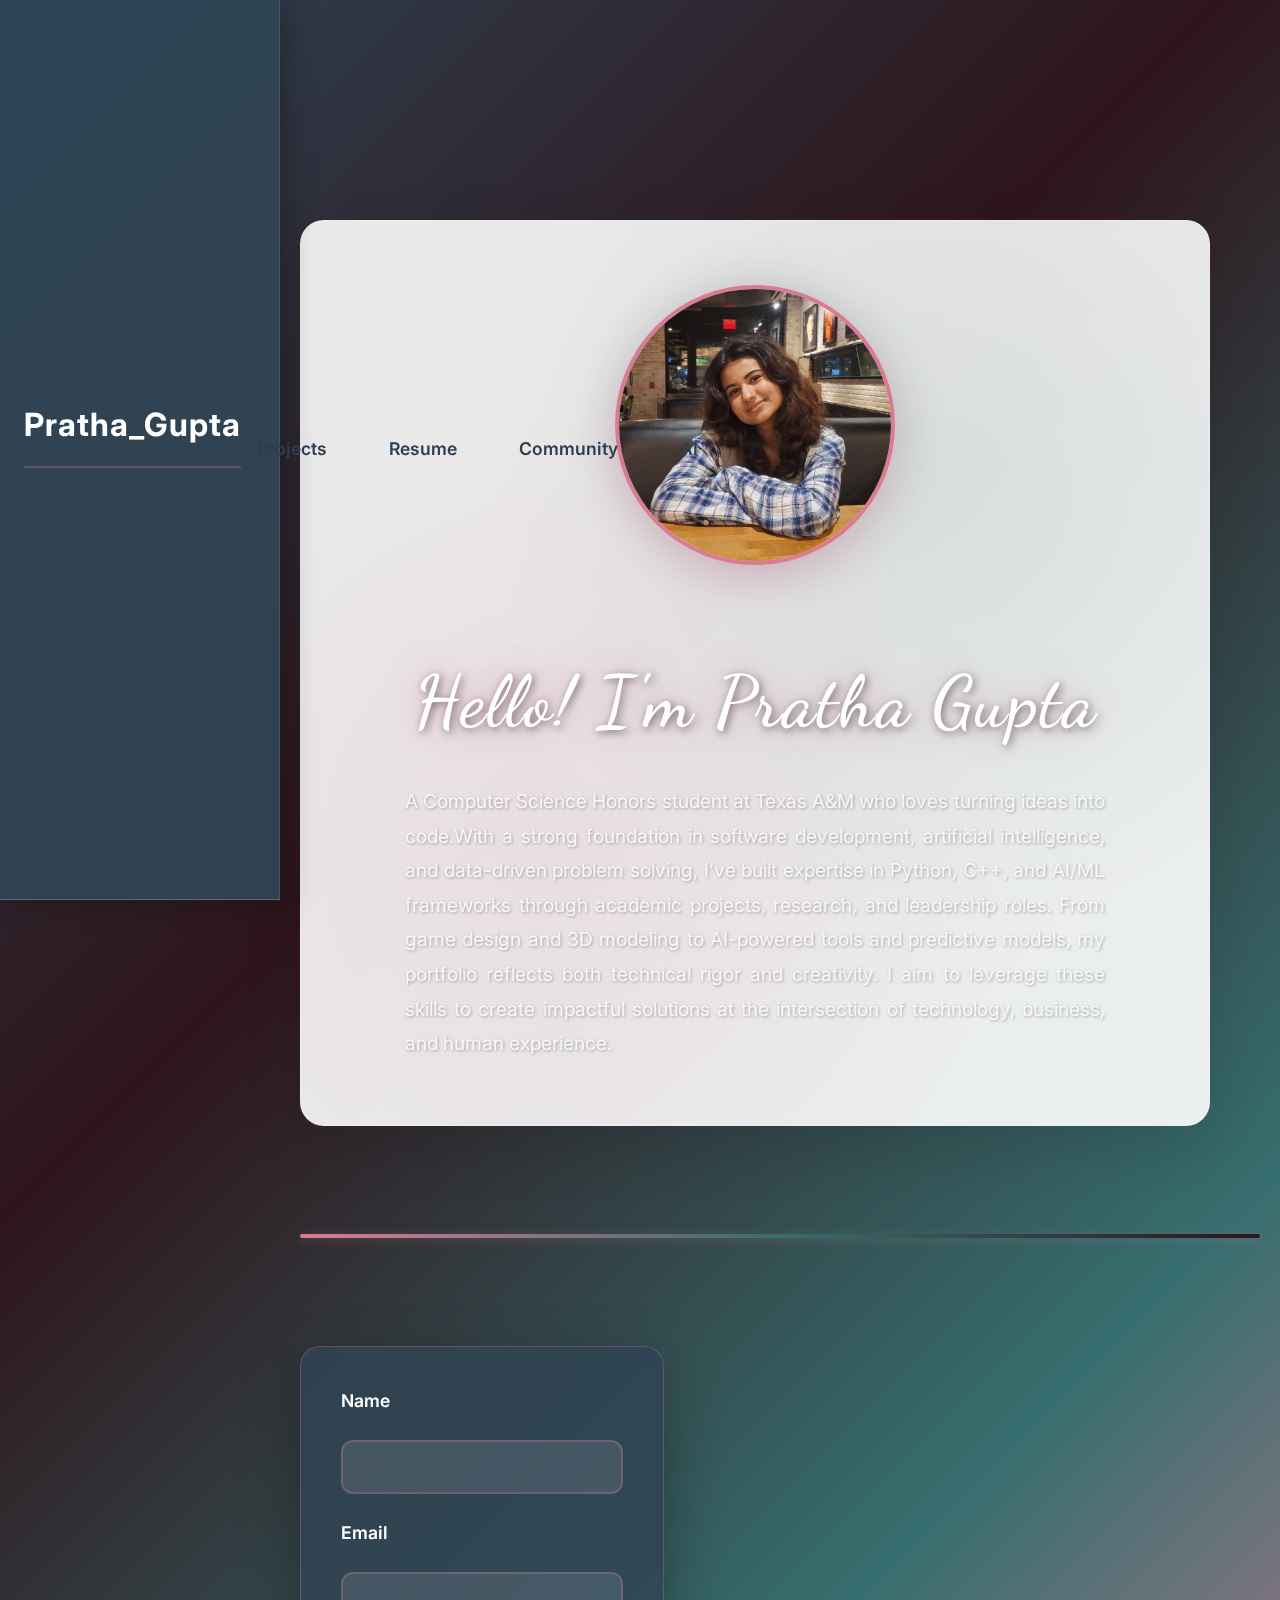
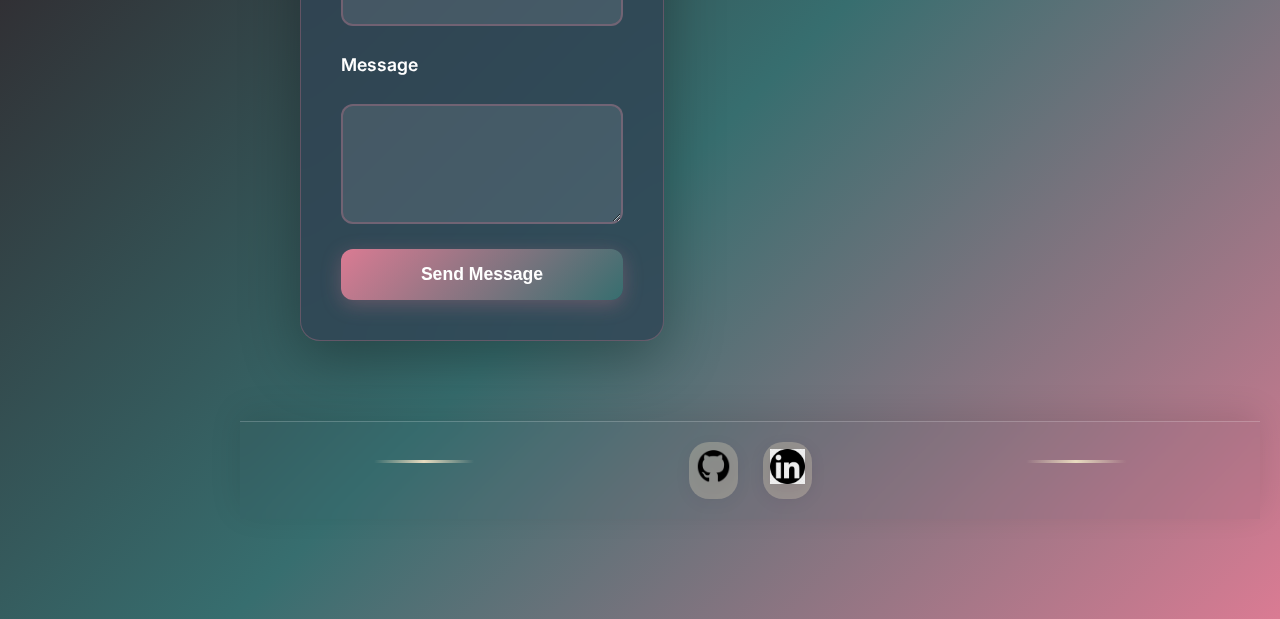
<file: index.html>
<!DOCTYPE html>
<html>
    <head>
        <link href="Style1.css" rel="stylesheet">
        <link href="Style2.css" rel="stylesheet">
    </head>
    
    <body> 
            <!--top bar-->
    <header>
        <h2 class="logo"><a href="index.html">Pratha_Gupta</a></h2>
        <nav>
            <ul>
                <li><a href="portfolio.html">Projects</a></li>
                <li><a href="qualifications.html">Resume</a></li>
                <li><a href="service.html">Community</a></li>
                <li><a href="genai.html">AI</a></li>
            </ul>
        </nav>
    </header>
    <hr>
    
    <!--part 2 content-->
    <section class="intro">
        <img src="homepage.jpg" style="width:250px; height:250px; border-radius:50%;" class="profile">
        <div class="intro_text">
        <h1>Hello! I'm Pratha Gupta</h1>
        <p>A Computer Science Honors student at Texas A&M who loves turning ideas into code.With a strong foundation in software development, artificial intelligence, and data-driven problem solving, I’ve built expertise in Python, C++, and AI/ML frameworks through academic projects, research, and leadership roles. From game design and 3D modeling to AI-powered tools and predictive models, my portfolio reflects both technical rigor and creativity. I aim to leverage these skills to create impactful solutions at the intersection of technology, business, and human experience. </p>
        </div>
    </section>
    <hr class="line">
    <!--contact box-->
    <!--
        <pre style="border: 2px solid black; padding: 5em;"><strong>Contact Me</strong>
        Email: pratha05@tamu.edu
        Phone Number: xxx-xxx-xxxx </pre>-->

    <section class = "contact">
    <form>
        <label for="name">Name</label>
        <input type="text" id="name">
        <label for="email">Email</label>
        <input type="email" id="email">

        <label for="message">Message</label>
        <textarea id="message"></textarea>
        <button type="submit">Send Message</button>
    </form>
    <hr>
    </section>
<!--socials-->
    <footer>
    <div class = "socials">
       <!-- <p style="text-align: left;"> pratha05@tamu.edu</p> -->
        <a href="https://github.com/pratha1/games" class="icon"><img src="github.png" alt="GitHub"></a>
            <!--style="width:40px; height:40px; border-radius:10%;"-->
        <a href="https://www.linkedin.com/in/pratha-05-gupta/" class="icon"><img src="linkdln.png"></a> 
            <!--style="width:60px; height:50px; border-radius:100%;"-->

    </div>
    </footer>
 </body>
</html>
</file>
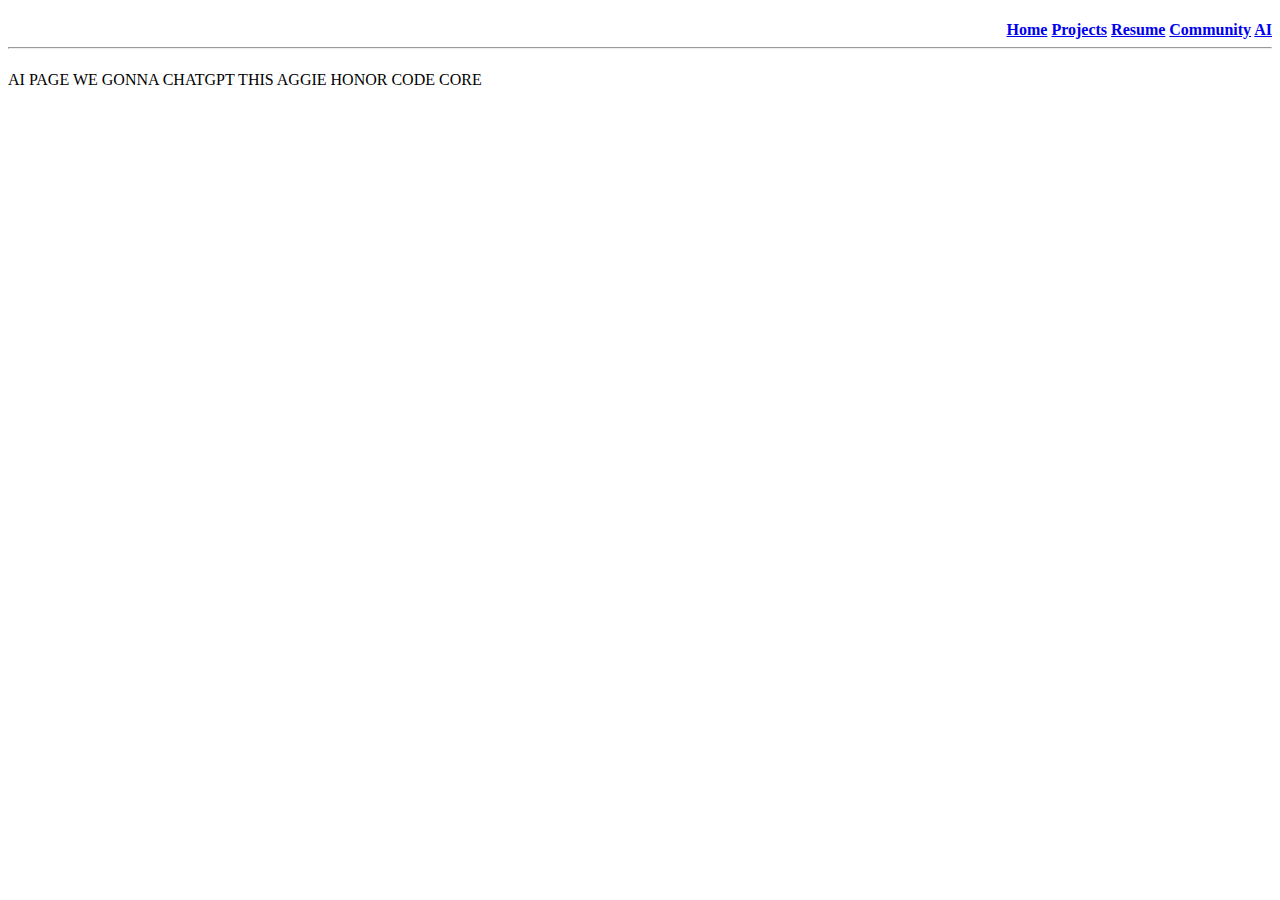
<file: genai.html>
<!DOCTYPE html>
<html>
    <h4 style="text-align: right;">
        <a href="index.html">Home</a>
        <a href="portfolio.html">Projects</a>
        <a href="qualifications.html">Resume</a>
        <a href="service.html">Community</a>
        <a href="genai.html">AI</a>
        <hr>
    </h4>
    <body>AI PAGE WE GONNA CHATGPT THIS AGGIE HONOR CODE CORE</body>
</file>
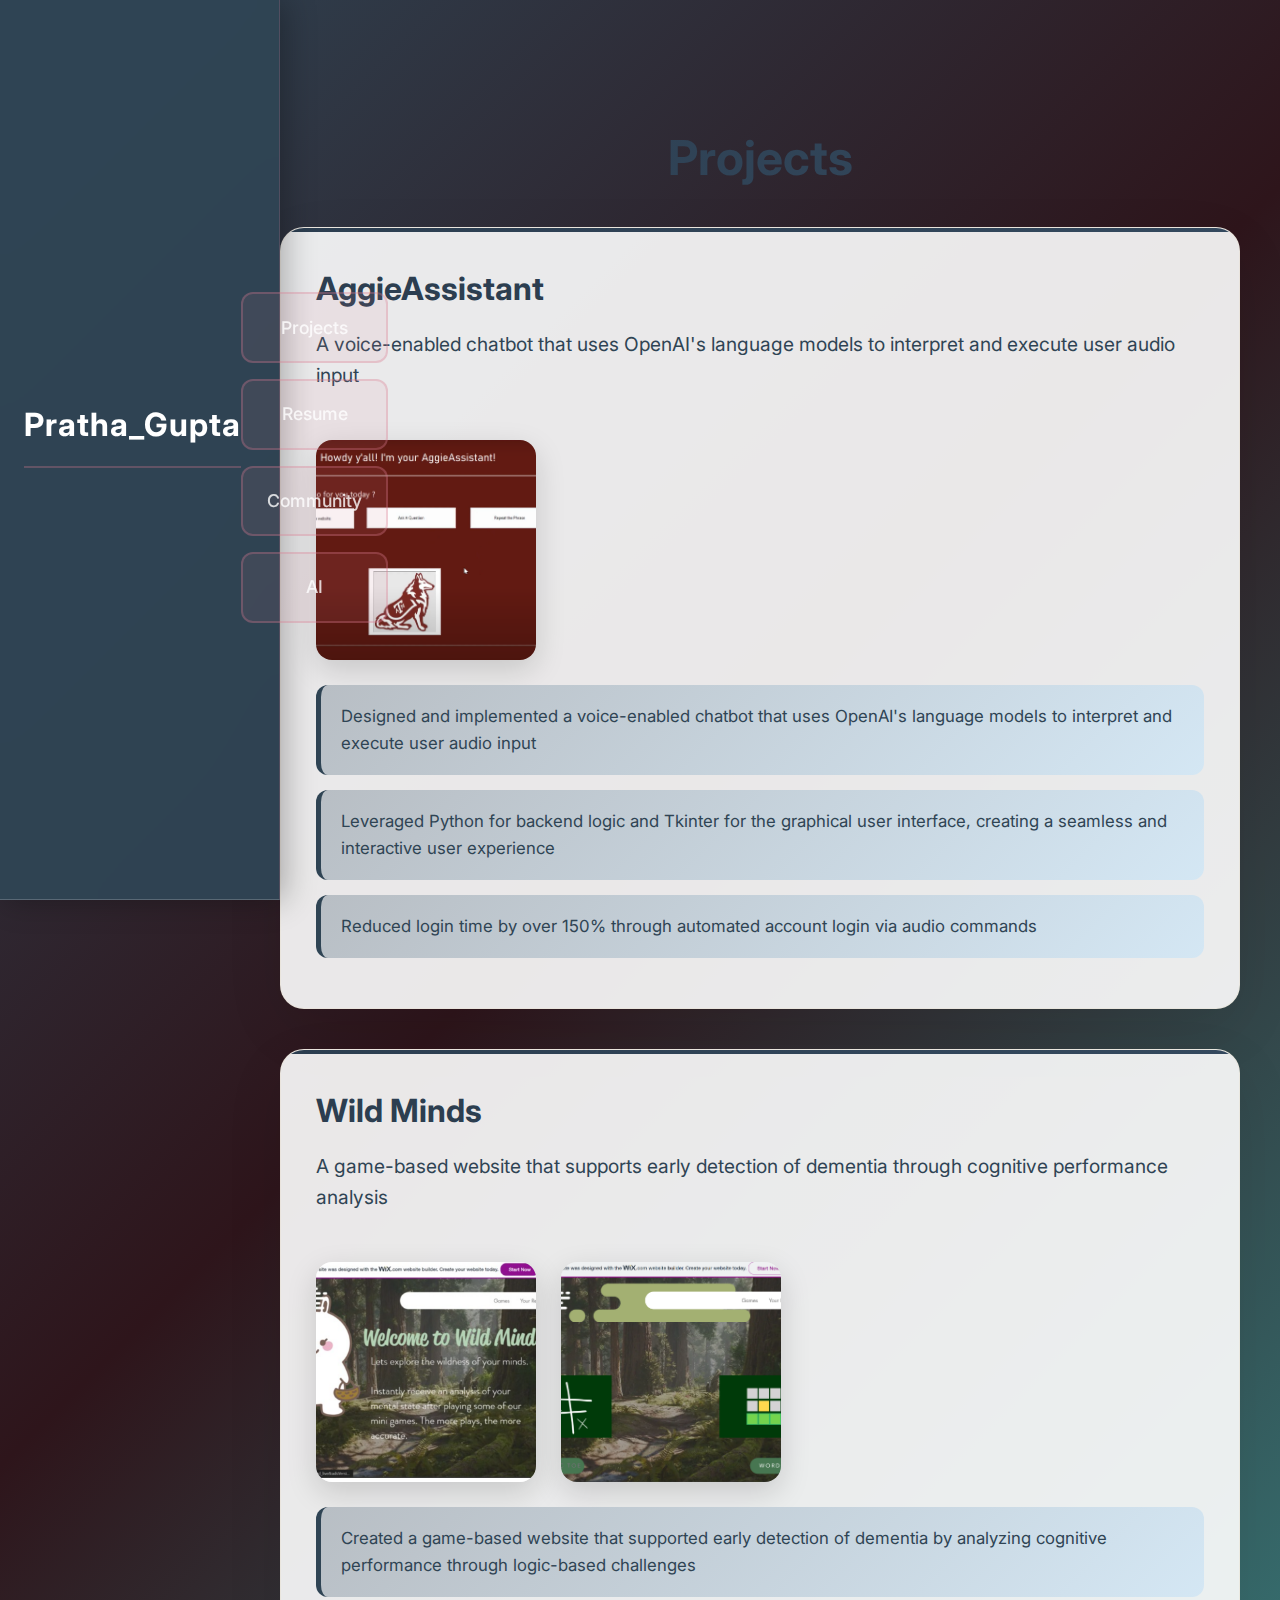
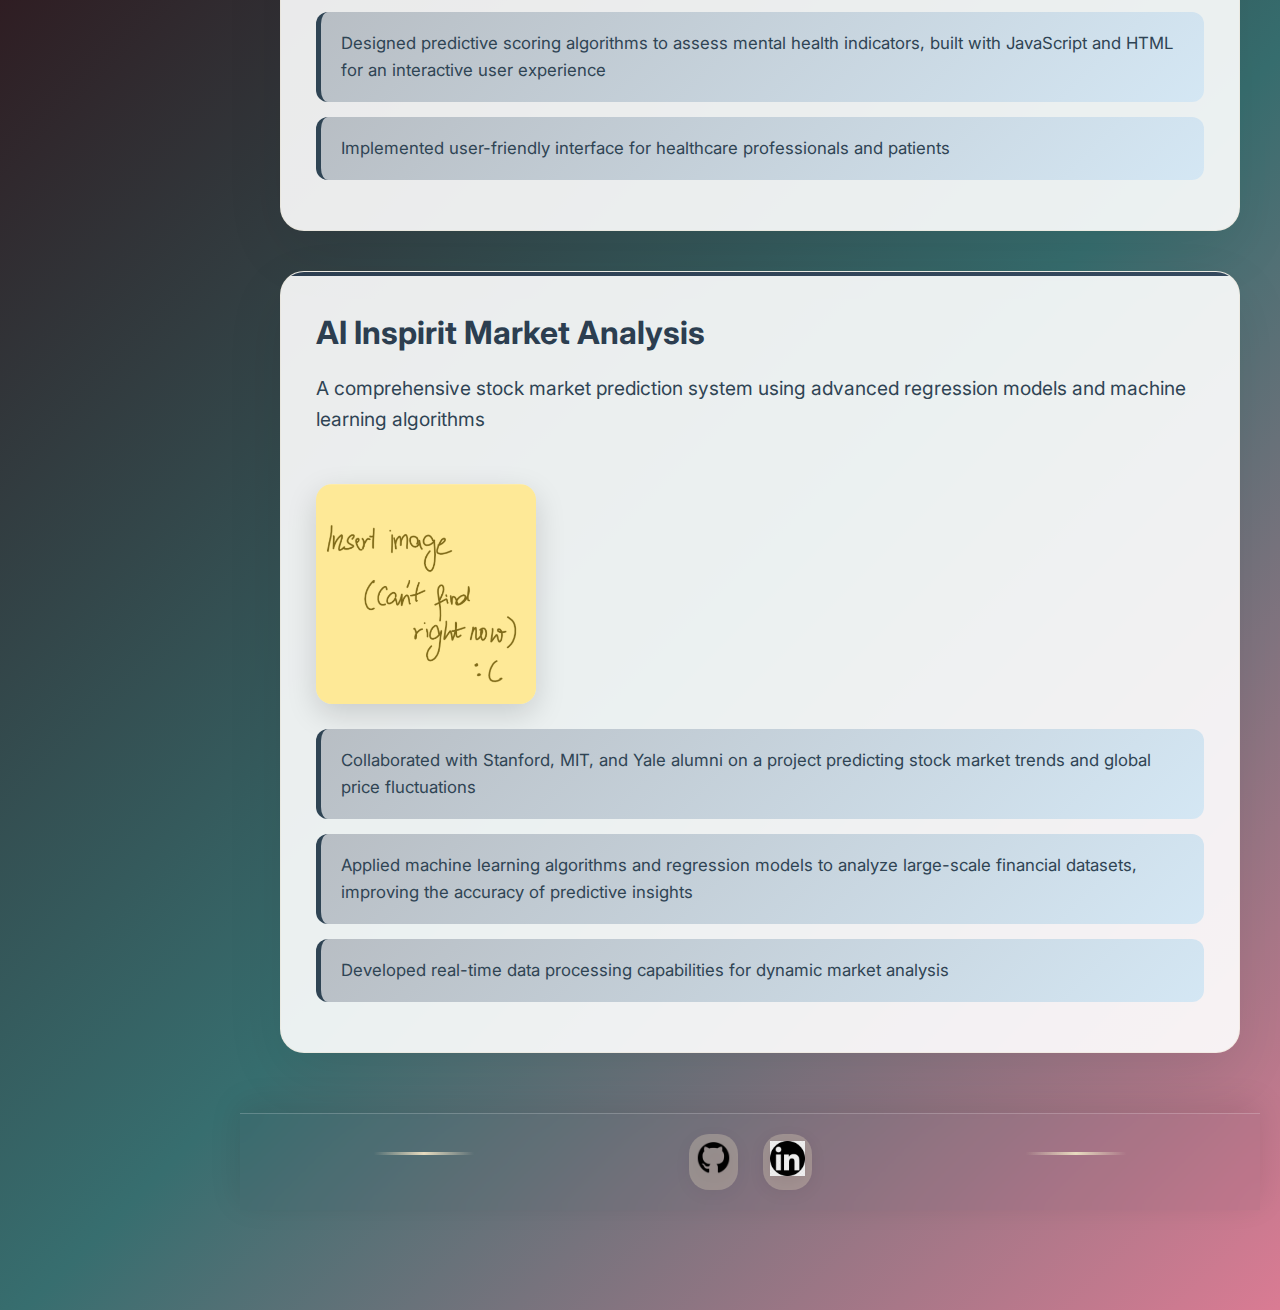
<file: portfolio.html>
<!DOCTYPE html>
<html>
    <head>
        <link href="Style1.css" rel="stylesheet">
        <link href="Style2.css" rel="stylesheet">
    </head>
    
    <body> 
            <!--top bar-->
    <header>
        <h2 class="logo"><a href="index.html">Pratha_Gupta</a></h2>
        <!--channge previous css as well
        <nav>
            <ul>
                <li><a href="portfolio.html">Projects</a></li>
                <li><a href="qualifications.html">Resume</a></li>
                <li><a href="service.html">Community</a></li>
                <li><a href="genai.html">AI</a></li>
            </ul>
        </nav>
    </header>
    <hr>-->
            <nav class="nav-boxes">
            <a href="portfolio.html" class="nav-box">Projects</a>
            <a href="qualifications.html" class="nav-box">Resume</a>
            <a href="service.html" class="nav-box">Community</a>
            <a href="genai.html" class="nav-box">AI</a>
        </nav>
    </header>
    <hr>
    

        <div class="projects-container">
            <h3>Projects</h3>
            
            <div class="project">
                <div class="project-header">
                    <div>
                        <div class="project-title">
                            <a href="https://github.com/pratha1/chatbot-based" target="_blank">AggieAssistant</a>
                        </div>
                        <div class="project-description">
                            A voice-enabled chatbot that uses OpenAI's language models to interpret and execute user audio input
                        </div>
                    </div>
                </div>
                
              
                <div class="project-media">
                    <img src="Aggie.png" alt="AggieAssistant Screenshot">
                    <iframe width="220" height="220" src="https://www.youtube.com/embed/4gsxLtXwWOw?start=154" title="AggieAssistant Demo" frameborder="0" allowfullscreen></iframe>
                </div>
                
                <ul class="project-features">
                    <li>Designed and implemented a voice-enabled chatbot that uses OpenAI's language models to interpret and execute user audio input</li>
                    <li>Leveraged Python for backend logic and Tkinter for the graphical user interface, creating a seamless and interactive user experience</li>
                    <li>Reduced login time by over 150% through automated account login via audio commands</li>
                </ul>
            </div>

            <div class="project">
                <div class="project-header">
                    <div>
                        <div class="project-title">
                            <a href="https://github.com/pratha1/wild-minds" target="_blank">Wild Minds</a>
                        </div>
                        <div class="project-description">
                            A game-based website that supports early detection of dementia through cognitive performance analysis
                        </div>
                    </div>
                </div>
                
                <div class="project-media">
                    <img src="wildmild2.png" alt="Wild Minds Interface">
                    <img src="wild minds.png" alt="Wild Minds Dashboard">
                </div>
                
                <ul class="project-features">
                    <li>Created a game-based website that supported early detection of dementia by analyzing cognitive performance through logic-based challenges</li>
                    <li>Designed predictive scoring algorithms to assess mental health indicators, built with JavaScript and HTML for an interactive user experience</li>
                    <li>Implemented user-friendly interface for healthcare professionals and patients</li>
                </ul>
            </div>

            <div class="project">
                <div class="project-header">
                    <div>
                        <div class="project-title">
                            <a href="https://github.com/pratha1/games" target="_blank">AI Inspirit Market Analysis</a>
                        </div>
                        <div class="project-description">
                            A comprehensive stock market prediction system using advanced regression models and machine learning algorithms
                        </div>
                    </div>
                </div>
                
                <div class="project-media">
                    <img src="AI.png" alt="AI Market Analysis Dashboard">
                </div>
                
                <ul class="project-features">
                    <li>Collaborated with Stanford, MIT, and Yale alumni on a project predicting stock market trends and global price fluctuations</li>
                    <li>Applied machine learning algorithms and regression models to analyze large-scale financial datasets, improving the accuracy of predictive insights</li>
                    <li>Developed real-time data processing capabilities for dynamic market analysis</li>
                </ul>
            </div>
        </div>

        <!-- Footer -->
        <footer>
            <div class="socials">
                <a href="https://github.com/pratha1/games" class="icon">
                    <img src="github.png" alt="GitHub">
                </a>
                <a href="https://www.linkedin.com/in/pratha-05-gupta/" class="icon">
                    <img src="linkdln.png" alt="LinkedIn">
                </a>
            </div>
        </footer>
    </body>
</html>
</file>
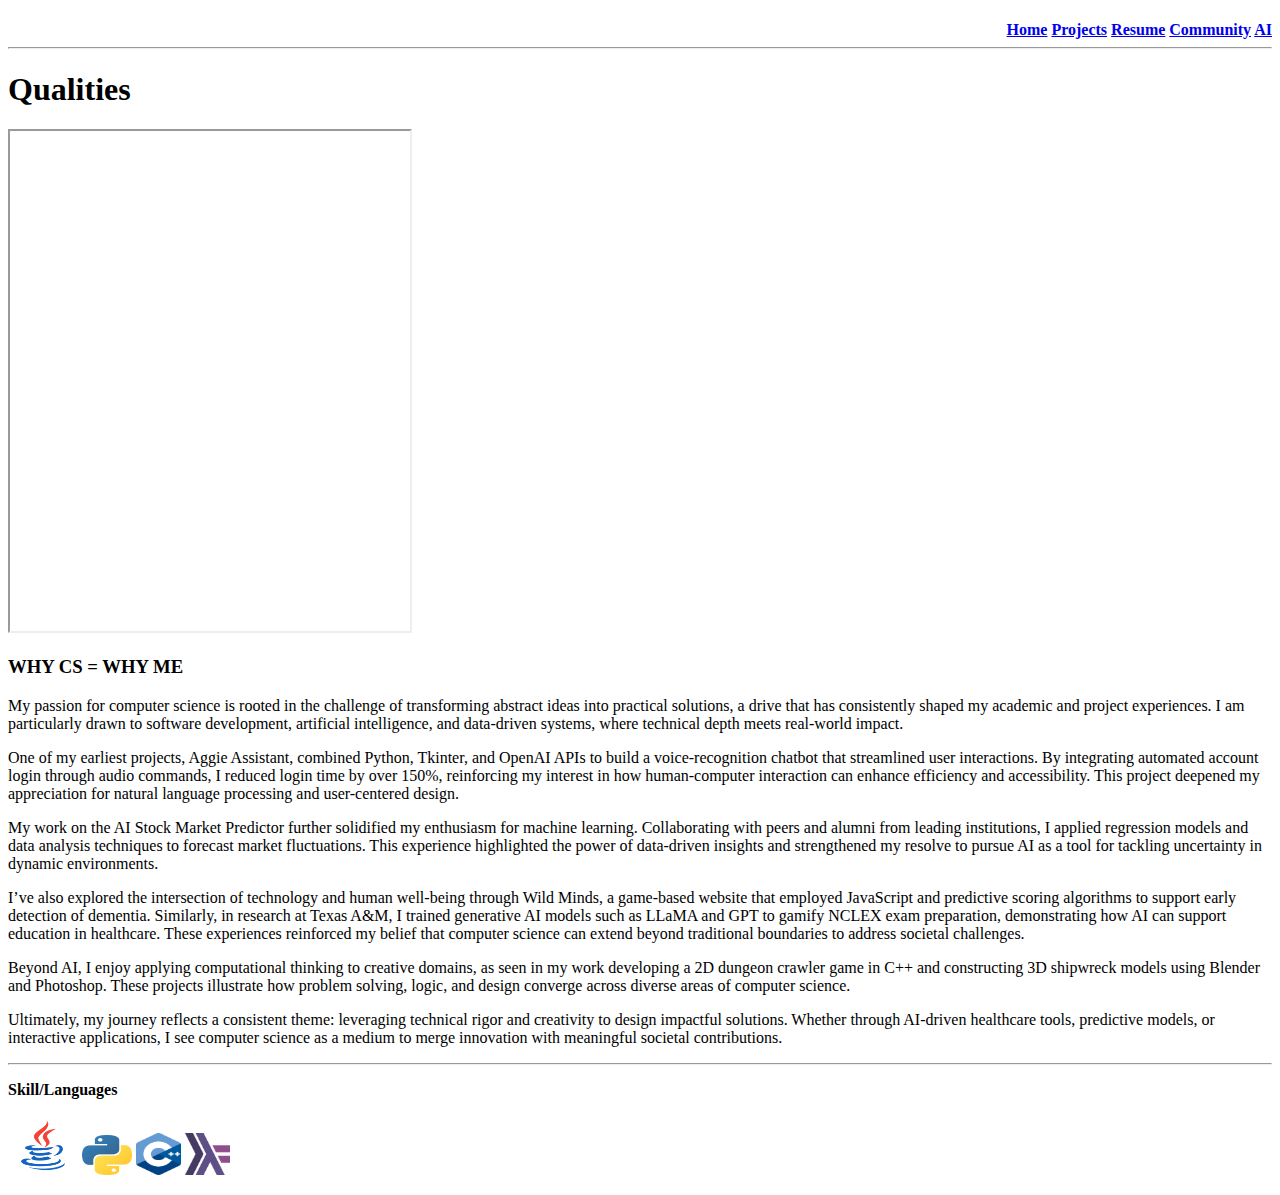
<file: qualifications.html>
<!DOCTYPE html>
<html>
    <h4 style="text-align: right;">
        <a href="index.html">Home</a>
        <a href="portfolio.html">Projects</a>
        <a href="qualifications.html">Resume</a>
        <a href="service.html">Community</a>
        <a href="genai.html">AI</a>
        <hr>
    </h4>
    <h1>Qualities</h1>
    <body>
        <iframe src="https://drive.google.com/file/d/1jTQlFkVprNlJu_o4ghj21SEeXCjM6Apl/preview" width="400" height="500" ></iframe>

        <h3>WHY CS = WHY ME</h3>

        <p>My passion for computer science is rooted in the challenge of transforming abstract ideas into practical solutions, a drive that has consistently shaped my academic and project experiences. I am particularly drawn to software development, artificial intelligence, and data-driven systems, where technical depth meets real-world impact.</p>
<p>One of my earliest projects, Aggie Assistant, combined Python, Tkinter, and OpenAI APIs to build a voice-recognition chatbot that streamlined user interactions. By integrating automated account login through audio commands, I reduced login time by over 150%, reinforcing my interest in how human-computer interaction can enhance efficiency and accessibility. This project deepened my appreciation for natural language processing and user-centered design.</p>

<p>My work on the AI Stock Market Predictor further solidified my enthusiasm for machine learning. Collaborating with peers and alumni from leading institutions, I applied regression models and data analysis techniques to forecast market fluctuations. This experience highlighted the power of data-driven insights and strengthened my resolve to pursue AI as a tool for tackling uncertainty in dynamic environments.</p>

<p>I’ve also explored the intersection of technology and human well-being through Wild Minds, a game-based website that employed JavaScript and predictive scoring algorithms to support early detection of dementia. Similarly, in research at Texas A&M, I trained generative AI models such as LLaMA and GPT to gamify NCLEX exam preparation, demonstrating how AI can support education in healthcare. These experiences reinforced my belief that computer science can extend beyond traditional boundaries to address societal challenges.</p>

<p>Beyond AI, I enjoy applying computational thinking to creative domains, as seen in my work developing a 2D dungeon crawler game in C++ and constructing 3D shipwreck models using Blender and Photoshop. These projects illustrate how problem solving, logic, and design converge across diverse areas of computer science.</p>

<p>Ultimately, my journey reflects a consistent theme: leveraging technical rigor and creativity to design impactful solutions. Whether through AI-driven healthcare tools, predictive models, or interactive applications, I see computer science as a medium to merge innovation with meaningful societal contributions.</p>
    <hr>
    <p>
        <strong>Skill/Languages</strong>
        </p>
        <p>
        <img src="java.png" style="width:70px; height:60px;">
        <img src="Python.png" style="width:50px; height:40px;">
        <img src="c++.png" style="width:45px; height:42px;">
        <img src="hskell.png" style="width:45px; height:42px;">
    </p>
    </body>
    
</html>
</file>
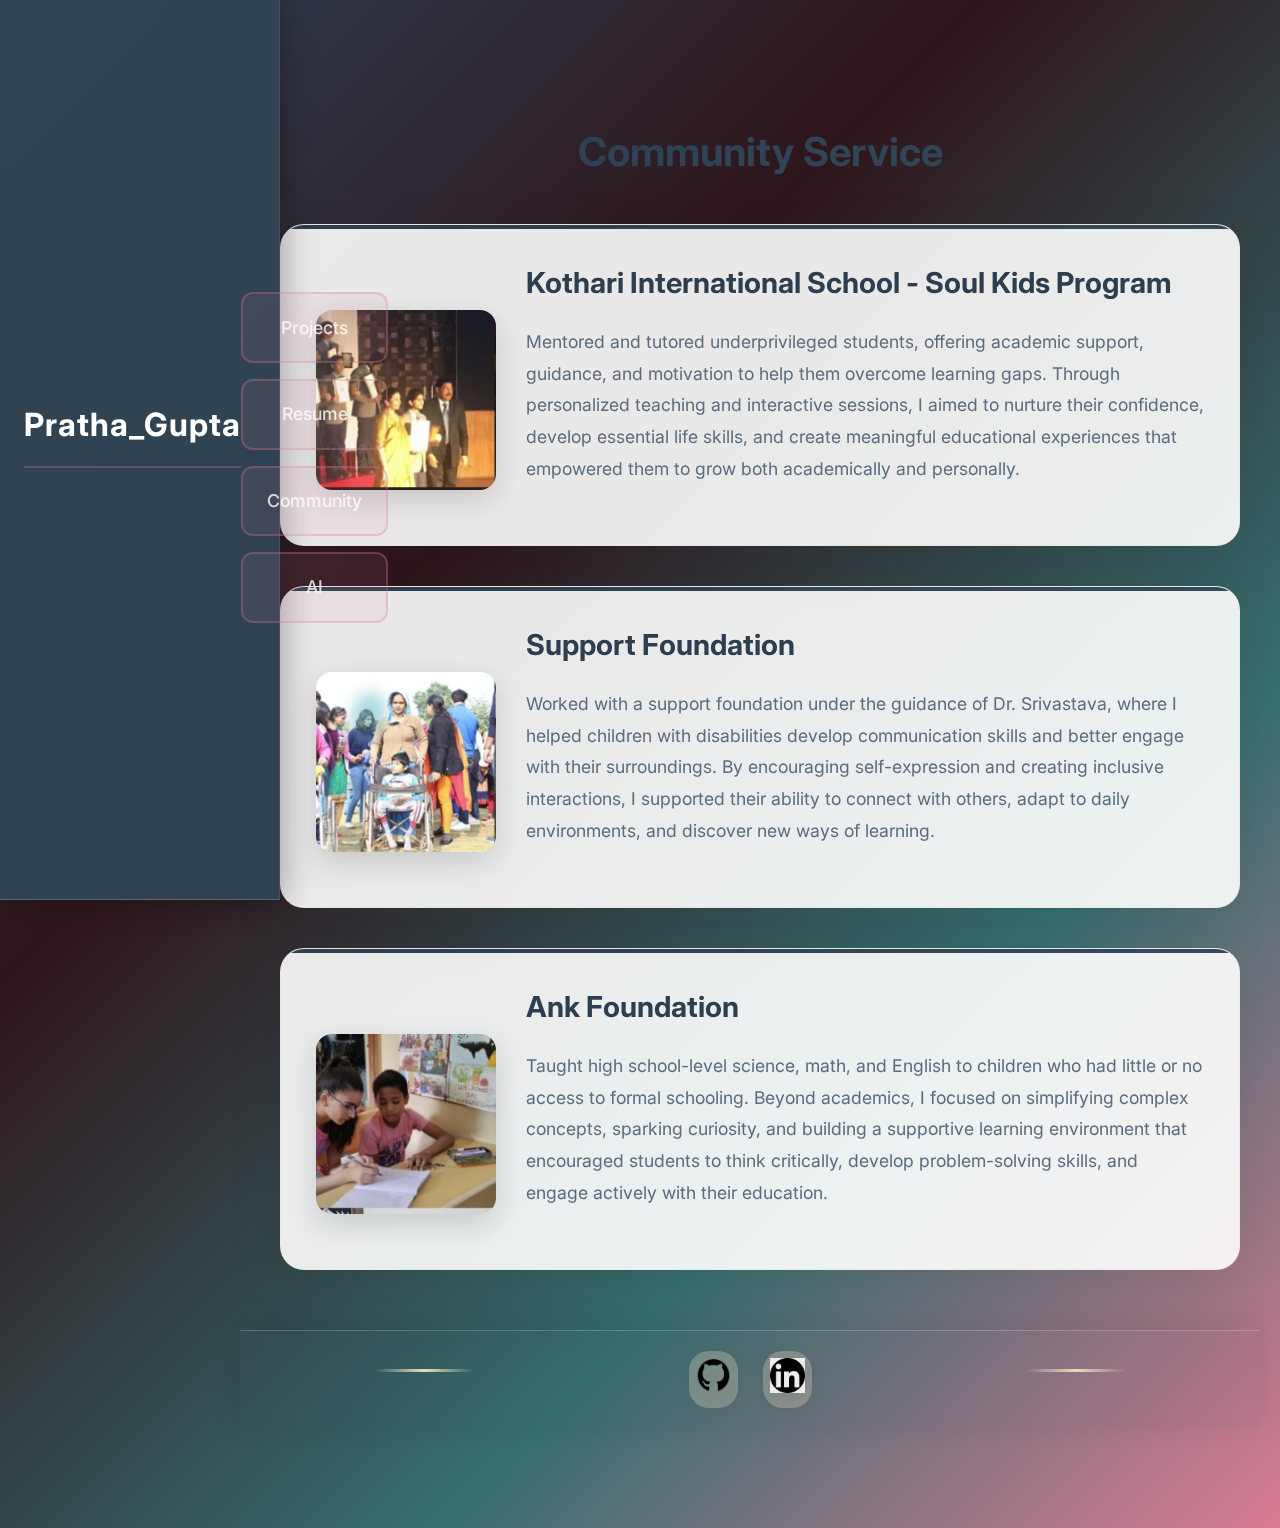
<file: service.html>
<!DOCTYPE html>
<html>
    <head>
        <link href="Style1.css" rel="stylesheet">
        <link href="Style2.css" rel="stylesheet">
    </head>
    
    <body> 
            <!--top bar-->
    <header>
        <h2 class="logo"><a href="index.html">Pratha_Gupta</a></h2>
       <!-- <nav>
            <ul>
                <li><a href="portfolio.html">Projects</a></li>
                <li><a href="qualifications.html">Resume</a></li>
                <li><a href="service.html">Community</a></li>
                <li><a href="genai.html">AI</a></li>
            </ul>
        </nav>
    </header>
    <hr>
        -->
            <nav class="nav-boxes">
            <a href="portfolio.html" class="nav-box">Projects</a>
            <a href="qualifications.html" class="nav-box">Resume</a>
            <a href="service.html" class="nav-box">Community</a>
            <a href="genai.html" class="nav-box">AI</a>
        </nav>
    </header>
    <hr>

        <div class="service-container">
            <h1 style="text-align: center; margin-bottom: 40px; font-size: 2.5rem; color: #333;">Community Service</h1>
            
            <div class="service-item">
                <div class="service-header">
                    <img src="kis.png" alt="Kothari International School">
                    <div class="service-content">
                        <div class="service-title">Kothari International School - Soul Kids Program</div>
                        <div class="service-description">
                            Mentored and tutored underprivileged students, offering academic support, guidance, and motivation to help them overcome learning gaps. Through personalized teaching and interactive sessions, I aimed to nurture their confidence, develop essential life skills, and create meaningful educational experiences that empowered them to grow both academically and personally.
                        </div>
                    </div>
                </div>
            </div>

            <div class="service-item">
                <div class="service-header">
                    <img src="suppportfoundation.png" alt="Support Foundation">
                    <div class="service-content">
                        <div class="service-title">Support Foundation</div>
                        <div class="service-description">
                            Worked with a support foundation under the guidance of Dr. Srivastava, where I helped children with disabilities develop communication skills and better engage with their surroundings. By encouraging self-expression and creating inclusive interactions, I supported their ability to connect with others, adapt to daily environments, and discover new ways of learning.
                        </div>
                    </div>
                </div>
            </div>

            <div class="service-item">
                <div class="service-header">
                    <img src="Ankfoundation.png" alt="ANK Foundation">
                    <div class="service-content">
                        <div class="service-title">Ank Foundation</div>
                        <div class="service-description">
                            Taught high school-level science, math, and English to children who had little or no access to formal schooling. Beyond academics, I focused on simplifying complex concepts, sparking curiosity, and building a supportive learning environment that encouraged students to think critically, develop problem-solving skills, and engage actively with their education.
                        </div>
                    </div>
                </div>
            </div>
        </div>

        <!-- Footer -->
        <footer>
            <div class="socials">
                <a href="https://github.com/pratha1/games" class="icon">
                    <img src="github.png" alt="GitHub">
                </a>
                <a href="https://www.linkedin.com/in/pratha-05-gupta/" class="icon">
                    <img src="linkdln.png" alt="LinkedIn">
                </a>
            </div>
        </footer>
    </body>
</html>
</file>
<file: Style1.css>
*{
    margin: 0;
    padding: 0;
    box-sizing: border-box;
}



body{
    background: linear-gradient(135deg, #f5f7fa 0%, #c3cfe2 100%);
    font-family: 'Segoe UI', Tahoma, Geneva, Verdana, sans-serif; 
    line-height: 1.6;
    padding: 100px 20px 100px 20px;
    min-height: 00vh;
    display: flex;
    flex-direction: column;
    color: #2c3e50;
}


header{
    background: rgba(132, 118, 118, 0.63); 
    backdrop-filter: blur(10px);
    border-bottom: 1px solid rgba(255, 255, 255, 0.2);
    display: flex;
    justify-content: space-between;
    align-items: center;
    padding: 15px 40px; 
    position: fixed;
    top: 0;
    left: 0;
    width: 100%;
    z-index: 1000;
    box-shadow: 0 8px 32px rgba(0, 0, 0, 0.1); 
}

.logo a {
    text-decoration: none;
    font-size: 1.5rem; 
    font-weight: 700; 
    color: #2c3e50;
    transition: color 0.3s ease;
}

.logo a:hover {
    color: #3498db; 
}

nav ul {
    list-style: none;
    display: flex;
    gap: 30px; 
}

nav ul li a {
    text-decoration: none;
    color: #2c3e50;
    font-weight: 600; 
    font-size: 1.1rem; 
    padding: 8px 16px;
    border-radius: 20px;
    transition: all 0.3s ease;
    position: relative;
    overflow: hidden;
}

nav ul li a:hover {
    color: white;
    background: linear-gradient(135deg, #667eea 0%, #764ba2 100%); /* ENHANCED: Gradient hover */
    transform: translateY(-2px); 
    box-shadow: 0 4px 15px rgba(102, 126, 234, 0.4);
}


.intro{
    display: flex; 
    align-items: center;
    justify-content: center;
    gap: 40px; 
    margin: 120px 50px 60px 50px;
    max-width: 1100px; 
    background: rgba(255, 255, 255, 0.9); 
    padding: 40px; 
    border-radius: 24px; 
    box-shadow: 0 20px 60px rgba(0, 0, 0, 0.1);
    border: 1px solid rgba(255, 255, 255, 0.2);
    text-align: left;
    transition: transform 0.3s ease;
}

.intro:hover {
    transform: translateY(-5px); 
}

.line{
    height: 30px; 
  background: linear-gradient(135deg, #f093fb 0%, #f5576c 100%); 
  border-radius: 7%; 
}

/*contact form */
.contact {
    margin: 60px auto 80px auto;
    max-width: 450px; 
    background: rgba(255, 255, 255, 0.9);
    padding: 35px;
    border-radius: 24px;
    box-shadow: 0 20px 60px rgba(0, 0, 0, 0.1);
    border: 1px solid rgba(255, 255, 255, 0.2);
    transition: transform 0.3s ease;

}

.contact:hover {
    transform: translateY(-3px);
}

.contact form {
    display: flex;
    flex-direction: column;
    gap: 20px; 
}

.contact label {
    font-weight: 600;
    color: #2c3e50;
    font-size: 1.1rem; 
}

.contact input,
.contact textarea {
    padding: 15px; 
    border: 2px solid #e1e8ed; 
    border-radius: 12px; 
    font-size: 1rem;
    background: rgba(255, 255, 255, 0.8);
}

.contact input:focus,
.contact textarea:focus {
    outline: none;
    border-color: #667eea;
    box-shadow: 0 0 0 3px rgba(102, 126, 234, 0.1);
    background: white;
}

.contact button {
    padding: 15px 25px;
    background: linear-gradient(135deg, #667eea 0%, #764ba2 100%); /* ENHANCED: Gradient button */
    border: none;
    border-radius: 12px;
    color: white;
    font-size: 1.1rem;
    font-weight: 600;
    cursor: pointer;
    transition: all 0.3s ease;
}

.contact button:hover {
    transform: translateY(-2px);
    box-shadow: 0 10px 30px rgba(102, 126, 234, 0.4);
}


footer {
    background: rgba(132, 118, 118, 0.63);
    backdrop-filter: blur(10px);
    border-top: 1px solid rgba(255, 255, 255, 0.2);
    padding: 20px 40px;
    position: fixed;
    bottom: 0;
    left: 0;
    width: 100%;
    z-index: 1000;
    box-shadow: 0 -8px 32px rgba(0, 0, 0, 0.1);
}

footer .socials {
    display: flex;
    justify-content: flex-end;
    gap: 25px; 
}

footer .icon {
    padding: 7px;
    border-radius: 20px;
    transition: all 0.3s ease;
    background: rgba(255, 255, 255, 0.5);
}

footer .icon:hover {
    background: linear-gradient(135deg, #667eea 0%, #764ba2 100%);
    transform: translateY(-3px);
    box-shadow: 0 8px 25px rgba(102, 126, 234, 0.3);
}

footer .icon img {
    width: 35px; 
    height: 35px;
    object-fit: contain;
    transition: filter 0.3s ease;
}

footer .icon:hover img {
    filter: brightness(0) invert(1); 
}

/*Professional qualifications page */
.page-content {
    margin: 40px auto;
    max-width: 1100px;
    padding: 20px;
}

.page-content h3  {
    text-align: center;
    margin-bottom: 60px;
    font-size: 3rem;
    color: #2c3e50;
    font-weight: 700;
    background: linear-gradient(135deg, #667eea 0%, #764ba2 100%);
    -webkit-background-clip: text;
    -webkit-text-fill-color: transparent;
    background-clip: text;}

/* resume section */
.resume-section {
    display: flex;
    justify-content: center;
    gap: 60px; 
    align-items: flex-start;
    margin-bottom: 50px;
    background: rgba(255, 255, 255, 0.9);
    backdrop-filter: blur(10px);
    padding: 50px;
    border-radius: 24px;
    box-shadow: 0 20px 60px rgba(0, 0, 0, 0.1);
    border: 1px solid rgba(255, 255, 255, 0.2);
    transition: transform 0.3s ease;
    min-height: 500px;
}

.resume-section:hover {
    transform: translateY(-5px);
}

.resume-section iframe {
    border: none;
    border-radius: 16px;
    box-shadow: 0 10px 30px rgba(0, 0, 0, 0.15);
    transition: transform 0.3s ease;
    width: 500px;
    height: 570px;
    flex-shrink: 0;
}

.resume-section iframe:hover {
    transform: scale(1.02);
}

/*Modern skills section */
.skills {
    display: flex;
    flex-direction: column;
    gap: 20px;
    align-items: center;
    background: linear-gradient(135deg, #f093fb 0%, #f5576c 100%); 
    color: white;
    padding: 35px;
    border-radius: 20px;
    box-shadow: 0 15px 40px rgba(240, 147, 251, 0.3);
    min-width: 200px;
}

.skills strong {
    font-size: 1.6rem;
    margin-bottom: 15px;
    font-weight: 700;
}

.skills img {
    width: 65px;
    height: auto;
    transition: all 0.3s ease;
    filter: brightness(1.2) contrast(1.1);
    padding: 8px;
    background: rgba(255, 255, 255, 0.2);
    border-radius: 12px;
    margin: 5px;
}

.skills img:hover {
    transform: scale(1.15) rotate(5deg);
    box-shadow: 0 8px 25px rgba(255, 255, 255, 0.3);
}

.skills_2 {
    background: linear-gradient(135deg, #f093fb 0%, #f5576c 100%); 
    color: white;
    backdrop-filter: blur(10px);
    padding: 20px;
    border-radius: 24px;
    box-shadow: 0 20px 60px rgba(0, 0, 0, 0.1);
    border: 1px solid rgba(255, 255, 255, 0.2);
    margin-bottom: 50px;
    margin-top: 50px;
    transition: transform 0.3s ease;
}

.skills_2 pre{
    text-align: center;
    font-size: 1.6rem;
    color: white;
}

/*CS section */
.cs-section {
    margin-top: 50px;
    text-align: justify;
    line-height: 1.8;
    background: rgba(255, 255, 255, 0.9);
    backdrop-filter: blur(10px);
    padding: 40px;
    border-radius: 24px;
    box-shadow: 0 20px 60px rgba(0, 0, 0, 0.1);
    border: 1px solid rgba(255, 255, 255, 0.2);
}

.cs-section h3 {
    margin-bottom: 30px;
    text-align: center;
    font-size: 2.2rem;
    color: #2c3e50;
    font-weight: 700;
}

.cs-section p {
    margin-bottom: 20px;
    font-size: 1.1rem;
    color: #5a6c7d;
}

.cs-section .hidden-content {
    display: none;
}

.cs-section.expanded .hidden-content {
    display: block;
}

/*read more button */
.read-more {
    background: linear-gradient(135deg, #667eea 0%, #764ba2 100%);
    border: none;
    padding: 12px 25px;
    border-radius: 25px;
    cursor: pointer;
    margin-top: 25px;
    font-size: 1rem;
    font-weight: 600;
    color: white;
    transition: all 0.3s ease;
}

.read-more:hover {
    transform: translateY(-2px);
    box-shadow: 0 8px 25px rgba(102, 126, 234, 0.4);
}


/*Professional portfolio page */
.projects-container {
    max-width: 1100px;
    margin: 0 auto;
    padding: 20px;
}

.projects-container h3 {
    text-align: center;
    margin-bottom: 30px;
    font-size: 3rem;
    color: #2c3e50;
    font-weight: 700;
    background: linear-gradient(135deg, #667eea 0%, #764ba2 100%);
    -webkit-background-clip: text;
    -webkit-text-fill-color: transparent;
    background-clip: text;
}

.project {
    background: rgba(255, 255, 255, 0.9);
    margin-bottom: 40px;
    padding: 35px;
    border-radius: 24px;
    box-shadow: 0 20px 60px rgba(0, 0, 0, 0.08);
    border: 1px solid rgba(255, 255, 255, 0.2);
    transition: all 0.3s ease;
    position: relative;
    overflow: hidden;
}

.project::before {
    content: '';
    position: absolute;
    top: 0;
    left: 0;
    width: 100%;
    height: 4px;
    background: linear-gradient(135deg, #667eea 0%, #764ba2 100%);
}

.project:hover {
    transform: translateY(-8px);
    box-shadow: 0 30px 80px rgba(0, 0, 0, 0.12);
}

.project-header {
    display: flex;
    align-items: center;
    gap: 25px;
    margin-bottom: 25px;
}

.project-title {
    font-size: 2rem;
    font-weight: 700;
    text-decoration: none;
    color: #2c3e50;
    margin-bottom: 15px;
    transition: color 0.3s ease;
}

.project-title a {
    text-decoration: none;
    color: inherit;
}

.project-title a:hover {
    color: #667eea;
}

.project-description {
    font-size: 1.2rem;
    color: #5a6c7d;
    margin-bottom: 25px;
    line-height: 1.6;
}

.project-media {
    display: flex;
    gap: 25px;
    align-items: center;
    margin-bottom: 25px;
}

.project-media img {
    width: 220px;
    height: 220px;
    object-fit: cover;
    border-radius: 16px;
    box-shadow: 0 10px 30px rgba(0, 0, 0, 0.15);
}


.project-features {
    list-style: none;
    padding: 0;
}

.project-features li {
    background: linear-gradient(135deg, #f8f9ff 0%, #e8efff 100%);
    margin: 15px 0;
    padding: 18px 20px;
    border-left: 5px solid #667eea;
    border-radius: 12px;
    font-size: 1.05rem;
    transition: all 0.3s ease;
    position: relative;
}

.project-features li:hover {
    transform: translateX(5px);
    box-shadow: 0 5px 20px rgba(102, 126, 234, 0.2);
}

/*Professional service/community page */
.service-container {
    max-width: 1100px;
    margin: 0 auto;
    padding: 20px;
}

.service-container h1 {
    text-align: center;
    margin-bottom: 30px;
    font-size: 3rem;
    color: #2c3e50;
    font-weight: 700;
    background: linear-gradient(135deg, #667eea 0%, #764ba2 100%);
    -webkit-background-clip: text;
    -webkit-text-fill-color: transparent;
    background-clip: text;
}

.service-item {
    background: rgba(255, 255, 255, 0.9);
    backdrop-filter: blur(10px);
    margin-bottom: 40px;
    padding: 35px;
    border-radius: 24px;
    box-shadow: 0 20px 60px rgba(0, 0, 0, 0.08);
    border: 1px solid rgba(255, 255, 255, 0.2);
    transition: all 0.3s ease;
    position: relative;
    overflow: hidden;
}

.service-item::before {
    content: '';
    position: absolute;
    top: 0;
    left: 0;
    width: 100%;
    height: 4px;
    background: linear-gradient(135deg, #f093fb 0%, #f5576c 100%);
}

.service-item:hover {
    transform: translateY(-5px);
    box-shadow: 0 30px 80px rgba(0, 0, 0, 0.12);
}

.service-header {
    display: flex;
    align-items: flex-start;
    gap: 30px;
    margin-bottom: 20px;
}

.service-item img {
    width: 180px;
    height: 180px;
    object-fit: cover;
    border-radius: 16px;
    margin-top: 50px;
    box-shadow: 0 10px 30px rgba(0, 0, 0, 0.15);
    flex-shrink: 0;
    transition: transform 0.3s ease;
}

.service-content {
    flex: 1;
}

.service-title {
    font-size: 1.8rem;
    font-weight: 700;
    margin-bottom: 20px;
    color: #2c3e50;
}

.service-description {
    line-height: 1.8;
    color: #5a6c7d;
    font-size: 1.1rem;
}
</file>
<file: Style2.css>
/* Import Google Fonts - Adding cursive font for flowy text */
@import url('https://fonts.googleapis.com/css2?family=Dancing+Script:wght@400;500;600;700&family=Inter:wght@300;400;500;600;700&display=swap');

* {
    margin: 0;
    padding: 0;
    box-sizing: border-box;
}

body {
    background: linear-gradient(135deg, #2F4454 0%, #2E151B 35%, #376E6F 70%, #DA7B93 100%);
    font-family: 'Inter', sans-serif;
    line-height: 1.6;
    color: #ffffff;
    overflow-x: hidden;
    min-height: 100vh;
}

/* Left Sidebar with Logo and Navigation */
header {
    position: fixed;
    left: 0;
    top: 0;
    width: 280px;
    height: 100vh;
    background: rgba(47, 68, 84, 0.95);
    backdrop-filter: blur(20px);
    padding: 4rem 1.5rem;
    z-index: 1000;
    box-shadow: 4px 0 30px rgba(0, 0, 0, 0.3);
    border-right: 1px solid rgba(218, 123, 147, 0.2);
}

.logo a {
    display: block;
    text-align: center;
    font-size: 2rem;
    font-weight: 700;
    color: #ffffff;
    text-decoration: none;
    margin-bottom: 2rem;
    letter-spacing: 1px;
    transition: color 0.3s ease;
    padding-bottom: 1rem;
    border-bottom: 2px solid rgba(218, 123, 147, 0.3);
}

.logo a:hover {
    color: #DA7B93;
}

/* Navigation Boxes - Vertical Stack underneath logo */
.nav-boxes {
    display: flex;
    flex-direction: column;
    gap: 1rem;
    margin-top: 1rem;
}

.nav-box {
    display: block;
    background: rgba(218, 123, 147, 0.1);
    color: rgba(255, 255, 255, 0.8);
    text-decoration: none;
    font-weight: 500;
    font-size: 1.1rem;
    padding: 1.2rem 1.5rem;
    border-radius: 12px;
    border: 2px solid rgba(218, 123, 147, 0.3);
    transition: all 0.3s ease;
    text-align: center;
    position: relative;
    overflow: hidden;
}

.nav-box::before {
    content: '';
    position: absolute;
    top: 0;
    left: -100%;
    width: 100%;
    height: 100%;
    background: linear-gradient(90deg, transparent, rgba(218, 123, 147, 0.3), transparent);
    transition: left 0.5s ease;
}

.nav-box:hover::before {
    left: 100%;
}


/* Hide the original horizontal rule */
hr:first-of-type {
    display: none;
}

/* Main Content Area */
.intro {
    margin-left: 280px;
    min-height: 100vh;
    display: flex;
    flex-direction: column;
    align-items: center;
    justify-content: center;
    padding: 4rem 3rem;
    text-align: center;
    position: relative;
}

.intro::before {
    content: '';
    position: absolute;
    top: 0;
    left: 0;
    right: 0;
    bottom: 0;
    background: radial-gradient(circle at 30% 70%, rgba(218, 123, 147, 0.1) 0%, transparent 50%),
                radial-gradient(circle at 70% 30%, rgba(55, 110, 111, 0.1) 0%, transparent 50%);
    pointer-events: none;
}

.profile {
    width: 280px !important;
    height: 280px !important;
    border-radius: 50% !important;
    object-fit: cover;
    border: 4px solid #DA7B93;
    box-shadow: 0 15px 40px rgba(218, 123, 147, 0.3),
                0 0 50px rgba(55, 110, 111, 0.2);
    margin-bottom: 2.5rem;
    transition: transform 0.3s ease, box-shadow 0.3s ease;
    position: relative;
    z-index: 2;
}

/* Flowy, cursive font for the main heading */
.intro_text h1 {
    font-family: 'Dancing Script', cursive;
    font-size: 4.5rem;
    font-weight: 600;
    color: #ffffff;
    margin-bottom: 1.5rem;
    letter-spacing: 2px;
    text-shadow: 2px 2px 8px rgba(0, 0, 0, 0.5),
                 0 0 30px rgba(218, 123, 147, 0.5);
    position: relative;
    z-index: 2;
}

.intro_text p {
    font-size: 1.2rem;
    line-height: 1.8;
    color: rgba(255, 255, 255, 0.9);
    max-width: 700px;
    margin: 0 auto;
    font-weight: 400;
    text-align: justify;
    text-justify: inter-word;
    text-shadow: 1px 1px 3px rgba(0, 0, 0, 0.3);
    position: relative;
    z-index: 2;
}

.line {
    margin-left: 280px;
    border: none;
    height: 4px;
    background: linear-gradient(90deg, #DA7B93 0%, #376E6F 50%, #2E151B 100%);
    margin-top: 3rem;
    margin-bottom: 3rem;
    border-radius: 2px;
    box-shadow: 0 2px 10px rgba(218, 123, 147, 0.3);
}

/* Contact Section */
.contact {
    margin-left: 280px;
    margin: 60px auto 80px auto;
    max-width: 600px;
    background: rgba(47, 68, 84, 0.8);
    backdrop-filter: blur(20px);
    padding: 40px;
    border-radius: 20px;
    box-shadow: 0 20px 60px rgba(0, 0, 0, 0.3);
    border: 1px solid rgba(218, 123, 147, 0.3);
    transition: transform 0.3s ease;
    margin-left: 280px;
}

.contact:hover {
    transform: translateY(-5px);
    box-shadow: 0 30px 80px rgba(0, 0, 0, 0.4);
}

.contact form {
    display: flex;
    flex-direction: column;
    gap: 25px;
}

.contact label {
    font-weight: 600;
    color: #ffffff;
    font-size: 1.1rem;
}

.contact input,
.contact textarea {
    padding: 15px;
    border: 2px solid rgba(218, 123, 147, 0.3);
    border-radius: 12px;
    font-size: 1rem;
    background: rgba(255, 255, 255, 0.1);
    color: #ffffff;
    font-family: 'Inter', sans-serif;
    transition: all 0.3s ease;
    outline: none;
}

.contact input::placeholder,
.contact textarea::placeholder {
    color: rgba(255, 255, 255, 0.6);
}

.contact input:focus,
.contact textarea:focus {
    border-color: #DA7B93;
    box-shadow: 0 0 0 3px rgba(218, 123, 147, 0.2);
    background: rgba(255, 255, 255, 0.15);
}

.contact textarea {
    resize: vertical;
    min-height: 120px;
}

.contact button {
    padding: 15px 25px;
    background: linear-gradient(135deg, #DA7B93 0%, #376E6F 100%);
    border: none;
    border-radius: 12px;
    color: #ffffff;
    font-size: 1.1rem;
    font-weight: 600;
    cursor: pointer;
    transition: all 0.3s ease;
    box-shadow: 0 5px 20px rgba(218, 123, 147, 0.3);
}

.contact button:hover {
    transform: translateY(-3px);
    box-shadow: 0 10px 30px rgba(218, 123, 147, 0.5);
    background: linear-gradient(135deg, #376E6F 0%, #DA7B93 100%);
}

.contact hr {
    margin-top: 2rem;
    border: none;
    height: 2px;
    background: linear-gradient(90deg, #DA7B93 0%, #376E6F 100%);
}

/* Footer*/
footer {
    margin-left: 220px;
    padding: 20px 40px;
    background: rgba(44, 62, 80, 0.05);
    position: relative;
    bottom: 0;
    width: calc(100% - 220px);
}

footer .socials {
    display: flex;
    justify-content: center;
    gap: 25px;
    position: relative;
}

footer .icon {
    padding: 7px;
    border-radius: 20px;
    transition: all 0.3s ease;
    background: rgba(232, 220, 192, 0.3);
    filter: drop-shadow(0 4px 8px rgba(0, 0, 0, 0.1));
}

footer .icon:hover {
    background: #2C3E50;
    transform: translateY(-3px);
    box-shadow: 0 8px 25px rgba(44, 62, 80, 0.3);
}

footer .icon img {
    width: 35px;
    height: 35px;
    object-fit: contain;
    transition: filter 0.3s ease;
}

footer .icon:hover img {
    filter: brightness(0) invert(1);
}
  
.email-icon {
    border: none;
    cursor: pointer;
    font-size: 16px;
    font-weight: 600;
    font-family: 'Inter', sans-serif;
    color: white;
    background: linear-gradient(135deg, #DA7B93 0%, #376E6F 100%);
    padding: 12px 24px;
    border-radius: 25px;
    transition: all 0.3s ease;
    box-shadow: 0 4px 15px rgba(218, 123, 147, 0.3);
    letter-spacing: 0.5px;
    min-width: 140px;
    border: 2px solid rgba(218, 123, 147, 0.2);
    text-decoration: none;                                        
    display: inline-flex;                                 
    justify-content: center
}

.email-icon:hover {
    background: linear-gradient(135deg, #376E6F 0%, #DA7B93 100%);
    transform: translateY(-3px);
    box-shadow: 0 8px 25px rgba(218, 123, 147, 0.5);
    border-color: rgba(218, 123, 147, 0.4);
} 

/* Wavy decorative elements */
.socials::before,
.socials::after {
    content: '';
    position: absolute;
    width: 100px;
    height: 3px;
    background: linear-gradient(90deg, transparent 0%, #E8DCC0 50%, transparent 100%);
    top: 50%;
}

.socials::before {
    left: 10%;
    transform: translateY(-10px);
}

.socials::after {
    right: 10%;
    transform: translateY(-10px);
}


#styleToggleButton {
    border: none;
    cursor: pointer;
    font-size: 16px;
    font-weight: 600;
    font-family: 'Inter', sans-serif;
    color: white;
    background: linear-gradient(135deg, #DA7B93 0%, #376E6F 100%);
    padding: 12px 24px;
    border-radius: 25px;
    transition: all 0.3s ease;
    box-shadow: 0 4px 15px rgba(218, 123, 147, 0.3);
    letter-spacing: 0.5px;
    text-transform: uppercase;
    min-width: 140px;
    border: 2px solid rgba(218, 123, 147, 0.2);
}

#styleToggleButton:hover {
    background: linear-gradient(135deg, #376E6F 0%, #DA7B93 100%);
    transform: translateY(-3px);
    box-shadow: 0 8px 25px rgba(218, 123, 147, 0.5);
    border-color: rgba(218, 123, 147, 0.4);
}

#styleToggleButton:active {
    transform: translateY(-1px);
    box-shadow: 0 4px 15px rgba(218, 123, 147, 0.3);
}

/* Keep existing styles for other pages */
.page-content {
    margin: 40px auto;
    margin-left: 240px;
    max-width: 1100px;
    padding: 20px;
}

.page-content h3 {
    text-align: center;
    margin-bottom: 60px;
    font-size: 3rem;
    color: #2c3e50;
    font-weight: 700;
    background: linear-gradient(135deg, #2C3E50 0%, #34495E 100%);
    -webkit-background-clip: text;
    -webkit-text-fill-color: transparent;
    background-clip: text;
}

.resume-section {
    display: flex;
    justify-content: center;
    gap: 60px;
    align-items: flex-start;
    margin-bottom: 50px;
    padding: 30px;
    border-radius: 14px;
    box-shadow: 0 20px 60px rgba(0, 0, 0, 0.1);
    border: 1px solid rgba(232, 220, 192, 0.3);
    transition: transform 0.3s ease;
    min-height: 500px;
}

.resume-section:hover {
    transform: translateY(-5px);
}

.resume-section iframe {
    border: none;
    border-radius: 16px;
    box-shadow: 0 10px 30px rgba(0, 0, 0, 0.15);
    transition: transform 0.3s ease;
    width: 500px;
    height: 570px;
    flex-shrink: 0;
}

.resume-section iframe:hover {
    transform: scale(1.02);
}

.skills {
    display: flex;
    flex-direction: column;
    gap: 20px;
    align-items: center;
    background: linear-gradient(135deg, #2C3E50 0%, #34495E 100%);
    color: #F5F2E8;
    padding: 35px;
    border-radius: 20px;
    box-shadow: 0 15px 40px rgba(44, 62, 80, 0.3);
    min-width: 200px;
}

.skills strong {
    font-size: 1.6rem;
    margin-bottom: 15px;
    font-weight: 700;
}

.skills img {
    width: 65px;
    height: auto;
    transition: all 0.3s ease;
    filter: brightness(1.2) contrast(1.1);
    padding: 8px;
    background: rgba(245, 242, 232, 0.2);
    border-radius: 12px;
    margin: 5px;
}

.skills img:hover {
    transform: scale(1.15) rotate(5deg);
    box-shadow: 0 8px 25px rgba(245, 242, 232, 0.3);
}

.skills_2 {
   
    
    backdrop-filter: blur(10px);
    padding: 20px;
    border-radius: 24px;
    box-shadow: 0 20px 60px rgba(0, 0, 0, 0.1);
    border: 1px solid rgba(232, 220, 192, 0.3);
    margin-bottom: 50px;
    margin-top: 50px;
    transition: transform 0.3s ease;
}

.skills_2 pre {
    text-align: center;
    font-size: 1.6rem;
    color: #ffffff !important;
}

.skills_2 h3 {
    color: #ffffff !important; 
}

.cs-section {
    margin-top: 50px;
    text-align: justify;
    line-height: 1.8;
    background: rgba(255, 255, 255, 0.9);
    backdrop-filter: blur(10px);
    padding: 40px;
    border-radius: 24px;
    box-shadow: 0 20px 60px rgba(0, 0, 0, 0.1);
    border: 1px solid rgba(232, 220, 192, 0.3);
}

.cs-section h3 {
    margin-bottom: 30px;
    text-align: center;
    font-size: 2.2rem;
    color: #2c3e50;
    font-weight: 700;
}

.cs-section p {
    margin-bottom: 20px;
    font-size: 1.1rem;
    color: #5a6c7d;
}

.cs-section .hidden-content {
    display: none;
}

.cs-section.expanded .hidden-content {
    display: block;
}

.read-more {
    background: linear-gradient(135deg, #2C3E50 0%, #34495E 100%);
    border: none;
    padding: 12px 25px;
    border-radius: 25px;
    cursor: pointer;
    margin-top: 25px;
    font-size: 1rem;
    font-weight: 600;
    color: #F5F2E8;
    transition: all 0.3s ease;
}

.read-more:hover {
    transform: translateY(-2px);
    box-shadow: 0 8px 25px rgba(44, 62, 80, 0.4);
}

.projects-container {
    max-width: 1100px;
    margin: 0 auto;
    margin-left: 240px;
    padding: 20px;
}

.projects-container h3 {
    text-align: center;
    margin-bottom: 30px;
    font-size: 3rem;
    color: #2c3e50;
    font-weight: 700;
    background: linear-gradient(135deg, #2C3E50 0%, #34495E 100%);
    -webkit-background-clip: text;
    -webkit-text-fill-color: transparent;
    background-clip: text;
}

.project {
    background: rgba(255, 255, 255, 0.9);
    margin-bottom: 40px;
    padding: 35px;
    border-radius: 24px;
    box-shadow: 0 20px 60px rgba(0, 0, 0, 0.08);
    border: 1px solid rgba(232, 220, 192, 0.3);
    transition: all 0.3s ease;
    position: relative;
    overflow: hidden;
}

.project::before {
    content: '';
    position: absolute;
    top: 0;
    left: 0;
    width: 100%;
    height: 4px;
    background: linear-gradient(135deg, #2C3E50 0%, #34495E 100%);
}

.project:hover {
    transform: translateY(-8px);
    box-shadow: 0 30px 80px rgba(0, 0, 0, 0.12);
}

.project-header {
    display: flex;
    align-items: center;
    gap: 25px;
    margin-bottom: 25px;
}

.project-title {
    font-size: 2rem;
    font-weight: 700;
    text-decoration: none;
    color: #2c3e50;
    margin-bottom: 15px;
    transition: color 0.3s ease;
}

.project-title a {
    text-decoration: none;
    color: inherit;
}

.project-title a:hover {
    color: #34495E;
}

.project-description {
    font-size: 1.2rem;
    color:#2F4454;
    margin-bottom: 25px;
    line-height: 1.6;
}

.project-media {
    display: flex;
    gap: 25px;
    align-items: center;
    margin-bottom: 25px;
}

.project-media img {
    width: 220px;
    height: 220px;
    object-fit: cover;
    border-radius: 16px;
    box-shadow: 0 10px 30px rgba(0, 0, 0, 0.15);
}

.project-features {
    list-style: none;
    padding: 0;
}

.project-features li {
    background: linear-gradient(135deg, #b8bec4 0%, #d4e7f4 100%);
    margin: 15px 0;
    padding: 18px 20px;
    border-left: 5px solid #2F4454;
    border-radius: 12px;
    font-size: 1.05rem;
    transition: all 0.3s ease;
    position: relative;
    color: #2F4454;
}

.service-container {
    max-width: 1100px;
    margin: 0 auto;
    margin-left: 240px;
    padding: 20px;
}

.service-container h1 {
    text-align: center;
    margin-bottom: 30px;
    font-size: 3rem;
    color: #2c3e50;
    font-weight: 700;
    background: linear-gradient(135deg, #2C3E50 0%, #34495E 100%);
    -webkit-background-clip: text;
    -webkit-text-fill-color: transparent;
    background-clip: text;
}

.service-item {
    background: rgba(255, 255, 255, 0.9);
    backdrop-filter: blur(10px);
    margin-bottom: 40px;
    padding: 35px;
    border-radius: 24px;
    box-shadow: 0 20px 60px rgba(0, 0, 0, 0.08);
    border: 1px solid rgba(232, 220, 192, 0.3);
    transition: all 0.3s ease;
    position: relative;
    overflow: hidden;
}

.service-item::before {
    content: '';
    position: absolute;
    top: 0;
    left: 0;
    width: 100%;
    height: 4px;
    background: linear-gradient(135deg, #2C3E50 0%, #34495E 100%);
}

.service-item:hover {
    transform: translateY(-5px);
    box-shadow: 0 30px 80px rgba(0, 0, 0, 0.12);
}

.service-header {
    display: flex;
    align-items: flex-start;
    gap: 30px;
    margin-bottom: 20px;
}

.service-item img {
    width: 180px;
    height: 180px;
    object-fit: cover;
    border-radius: 16px;
    margin-top: 50px;
    box-shadow: 0 10px 30px rgba(0, 0, 0, 0.15);
    flex-shrink: 0;
    transition: transform 0.3s ease;
}

.service-content {
    flex: 1;
}

.service-title {
    font-size: 1.8rem;
    font-weight: 700;
    margin-bottom: 20px;
    color: #2c3e50;
}
.service-title a {
    text-decoration: none;
    color: inherit;
}

.service-title a:hover {
    color: #667eea;
    text-decoration: none;  
}
.service-description {
    line-height: 1.8;
    color: #5a6c7d;
    font-size: 1.1rem;
}

/* Smooth scrolling */
html {
    scroll-behavior: smooth;
}
</file>
